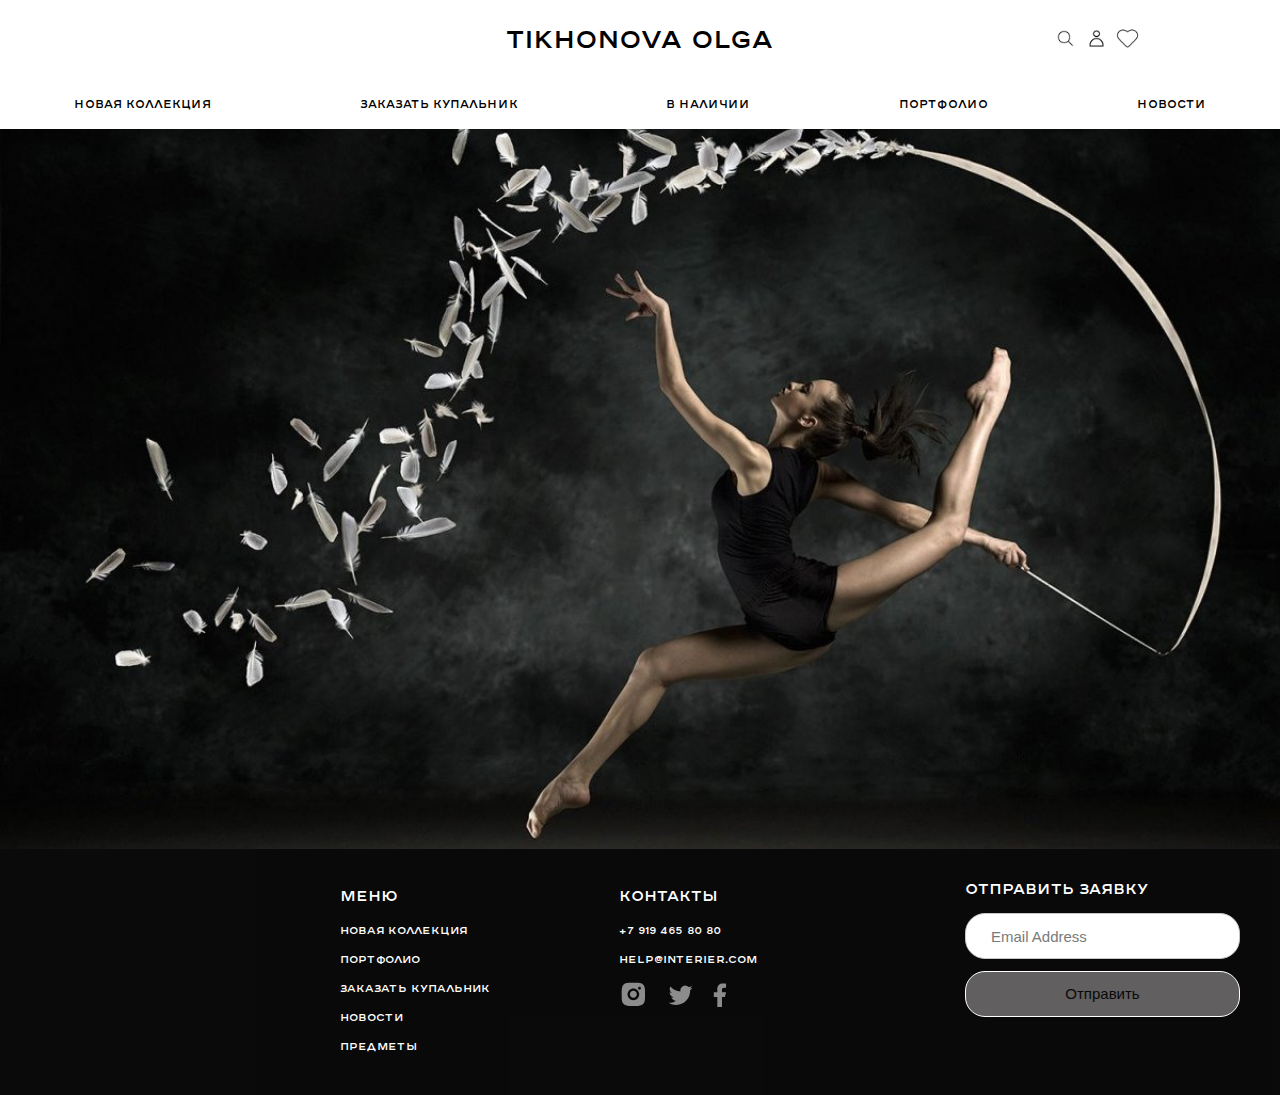
<file: index.html>
<!DOCTYPE html>
<html lang="ru">
  <head>
    <meta charset="UTF-8" />
    <meta http-equiv="X-UA-Compatible" content="IE=edge" />
    <meta name="viewport" content="width=device-width, initial-scale=1.0" />
    <title>Главная страница</title>
    <link rel="preconnect" href="https://fonts.googleapis.com" />
    <link rel="preconnect" href="https://fonts.gstatic.com" crossorigin />
    <link
      href="https://fonts.googleapis.com/css2?family=Montserrat:wght@400;500;600&family=Poppins:wght@600&display=swap"
      rel="stylesheet"
    />

    <link rel="preconnect" href="https://fonts.googleapis.com" />
    <link rel="preconnect" href="https://fonts.gstatic.com" crossorigin />
    <link
      href="https://fonts.googleapis.com/css2?family=Merriweather+Sans:ital,wght@0,500;1,300;1,400&display=swap"
      rel="stylesheet"
    />
    <link href="https://db.onlinewebfonts.com/c/5fd740bac1abfb826fb7e35ae963efc9?family=ABChanel+Corpo+Regular" rel="stylesheet">
    <link rel="stylesheet" href="style.css" />
  </head>

  <body>
    <header class="header">
      <div class="header__logo heder__container">
        <div class="header__container_left">
          <!-- <a href="#"
          ><img
            class="serch__icon"
            src="./img_main/icon-search.png"
            alt="поиск"
            
        /></a>
        <a href="#"
          ><img
            class="serch__icon"
            src="./img_main/icon-user-account.png"
            alt="учетная запись"
        /></a>
        <a href="#"
          ><img
            class="serch__icon"
            src="./img_main/icon-wishlist.png"
            alt="список желаний"
        /></a> -->

        </div>

        <div class="header__container_center">
          <a class="logo" href="index.html">TIKHONOVA OLGA</a>
        </div>
        <div class="header__container_right">
          <a href="#"
            ><img
              class="serch__icon"
              src="./img_main/icon-search.png"
              alt="поиск"
          /></a>
          <a href="#"
            ><img
              class="serch__icon"
              src="./img_main/icon-user-account.png"
              alt="учетная запись"
          /></a>
          <a href="#"
            ><img
              class="serch__icon"
              src="./img_main/icon-wishlist.png"
              alt="список желаний"
          /></a>
        </div>
      </div>

      <div class="nav__container">
        <nav class="nav">
          <a class="menu__link" href="catalog.html">Новая коллекция</a>
          <!-- <a class="menu__link" href="cart.html">Украшения</a> -->
          <a class="menu__link" href="cart.html">Заказать купальник</a>
          <a class="menu__link" href="cart.html">В наличии</a>
          <a class="menu__link" href="cart.html">Портфолио</a>
          <!-- <a class="menu__link" href="cart.html">Предметы</a> -->
          <a class="menu__link" href="cart.html">Новости</a>
        </nav>
      </div>
    </header>

    <div class="top center">
      <div class="top__content">
        <!-- <img class="top__img" src="./img_main/author_img.jpg" alt="автор" />
        <div class="top__img_text">
          Меня зовут Ольга, я ...Lorem ipsum dolor sit amet consectetur,
          adipisicing elit. Nam deleniti adipisci natus omnis molestias
          cupiditate vitae minus, laboriosam ipsam accusantium?
        </div> -->
      </div>
    </div>
  

    <footer class="footer center">
      <!-- <a href="index.html" class="logo logo__footer">
        <img src="./img/footerlogo.svg" alt="логотип"
      /></a> -->
      <a class="logo" href="index.html"></a>
      <div class="footer__content">
        <div class="footer__info">
          <nav class="footer__item">
            <h4 class="footer__head">Меню</h4>
            <a class="footer__link" href="index.html">Новая коллекция</a>
            <a class="footer__link" href="catalog.html">Портфолио</a>
            <a class="footer__link" href="cart.html">заказать купальник</a>
            <a class="footer__link" href="catalog.html">Новости</a>
            <a class="footer__link" href="cart.html">Предметы</a>
          </nav>
          <div class="footer__item">
            <h4 class="footer__head">Контакты</h4>
            <a class="footer__link" href="tel:79088008080">+7 919 465 80 80</a>
            <a class="footer__link" href="mailto:help@interier.com"
              >help@interier.com</a
            >
            <div class="footer__icons">
              <a href="inst.svg"
                ><img
                  class="footer__icons_img"
                  src="./img/inst.svg"
                  alt="инстаграмм"
              /></a>
              <a href="twitter.svg"
                ><img
                  class="footer__icons_img"
                  src="./img/twitter.svg"
                  alt="твит"
              /></a>
              <a href="facebook.svg"
                ><img
                  class="footer__icons_img"
                  src="./img/facebook.svg"
                  alt="фейсбук"
              /></a>
            </div>
          </div>
        </div>

        <form class="footer__form" action="#">
          <p class="form__text">Отправить заявку</p>
          <input
            class="form__email"
            placeholder="Email Address"
            type="email"
            name=""
            id=""
          />
          <button class="form__button">Отправить</button>
        </form>
      </div>
    </footer>
  </body>
</html>
</file>
<file: style.css>
@charset "UTF-8";
* {
  margin: 0;
  padding: 0;
}

body {
  font-family: "ABChanel PB SemiBold S";
  font-weight: 600;
  letter-spacing: normal;
}

a {
  text-decoration: none;
}

.center {
  padding-left: calc(50% - 600px);
  padding-right: calc(50% - 600px);
}

.top {
  height: 720px;
  background-image: url(img_main/footer_background.jpg);
  background-repeat: no-repeat;
  background-position: center;
  background-size: cover;
}
.top__2 {
  height: 320px;
  background-image: url(img_main/header_img.jpg);
  background-repeat: no-repeat;
  background-position: center;
  background-size: cover;
}
.top__content_center {
  padding-top: 60px;
}
.top_catalog {
  height: 400px;
  background-image: url(img/Catalog_back.jpg);
}
.top_cart {
  height: 400px;
  background-image: url(img/cartback.jpg);
}
.top__title {
  font-weight: 600;
  font-size: 64px;
  line-height: 70px;
  margin-top: 64px;
  margin-bottom: 16px;
  color: #ffffff;
  max-width: 792px;
}
.top__text {
  font-size: 24px;
  line-height: 32px;
  margin-bottom: 16px;
  font-weight: 400;
  color: #ffffff;
}
.top__img {
  padding-top: 20px;
  height: 28vh;
  border-radius: 13%;
}
.top__img_text {
  width: 30vw;
  height: 40vh;
}
.top__link {
  font-size: 16px;
  line-height: 24px;
  font-weight: 400;
  text-decoration-line: underline;
  color: #ffffff;
}
.top__link:hover {
  text-decoration-line: none;
}

.header {
  max-height: 128px;
  width: 100vw;
  border-bottom: 0.5px solid rgba(255, 255, 255, 0.8);
  background-color: white;
}
.header__logo {
  display: flex;
  flex-wrap: wrap;
  margin: auto;
  justify-content: space-around;
  align-items: center;
  padding-top: 26px;
}
.header__container {
  width: auto;
  height: auto;
}
.header__container_center {
  width: auto;
  height: auto;
}
.header__container_right {
  width: auto;
  height: auto;
}
.header__container_left {
  width: 86px;
}
.header__input {
  width: 288px;
  height: 41px;
  border: 1px solid #ffffff;
  border-radius: 20px;
  background-color: transparent;
  outline: none;
  font-style: normal;
  font-weight: 400;
  font-size: 16px;
  line-height: 20px;
  color: #ffffff;
  padding-left: 32px;
  padding-right: 32px;
  box-sizing: border-box;
  font-family: inherit;
}
.header__input::-moz-placeholder {
  color: #ffffff;
}
.header__input::placeholder {
  color: #ffffff;
}

.logo {
  font-size: 24px;
  line-height: 20px;
  text-decoration: none;
  font-weight: 800;
  color: black;
}

.logo__header {
  width: 10vh;
  height: 5vh;
}

.menu {
  display: flex;
  gap: 32px;
}
.menu__link {
  font-size: 10.5px;
  line-height: 20px;
  font-weight: 600;
  color: black;
  text-align: left;
  text-transform: uppercase;
  letter-spacing: normal;
  margin-bottom: 6px;
}
.menu__link:hover {
  -webkit-text-decoration: solid underline purple 4px;
          text-decoration: solid underline purple 4px;
}
.menu-mob {
  display: none;
}

.catalog-nav {
  display: flex;
  justify-content: space-between;
  margin-top: 64px;
  margin-bottom: 41px;
  flex-wrap: wrap;
  gap: 10px;
}

.catalog-menu {
  display: flex;
  align-items: center;
  flex-wrap: wrap;
}
.catalog-menu__link {
  font-weight: 400;
  font-size: 16px;
  line-height: 32px;
  color: #000000;
}
.catalog-menu__link:first-child:after {
  content: "/";
  margin-left: 10px;
  margin-right: 10px;
}
.catalog-menu__text:hover {
  text-decoration: underline;
}

.select {
  -webkit-appearance: none;
     -moz-appearance: none;
          appearance: none;
  background-color: transparent;
  font-family: "Montserrat";
  border: 1px solid #c4c4c4;
  border-radius: 20px;
  padding: 11px 75px 10px 14px;
  background: url(img/Polygon\ 1.svg);
  background-repeat: no-repeat;
  background-position: right 15px top 50%, 0 0;
}

.for-box {
  padding-top: 64px;
}

.for {
  margin-top: 32px;
  display: grid;
  gap: 32px;
  grid-template-columns: repeat(12, 1fr);
}
.for__item {
  height: 415px;
  grid-column: span 4;
  font-weight: 600;
  font-size: 34px;
  line-height: 41px;
  display: flex;
  justify-content: center;
  align-items: center;
  color: #ffffff;
  transition: transform 0.7s;
}
.for__item:hover {
  transform: scale(1.05);
  box-shadow: 0 0 5px #c4c4c4;
}
.for__item_big {
  grid-column: span 6;
}
.for__item_1 {
  background-image: url(img/rest.jpg);
}
.for__item_2 {
  background-image: url(img/work.jpg);
}
.for__item_3 {
  background-image: url(img/kitchen.jpg);
}
.for__item_4 {
  background-image: url(img/nursery.jpg);
}
.for__item_5 {
  background-image: url(img/bathroom.jpg);
}

.head {
  font-weight: 600;
  font-size: 48px;
  line-height: 59px;
  color: #000000;
  margin-bottom: 32px;
}

.product-box {
  padding-top: 64px;
}

.product-content {
  margin-top: 32px;
  display: flex;
  -moz-column-gap: 32px;
       column-gap: 32px;
  row-gap: 56px;
  flex-wrap: wrap;
}

.product {
  width: 376px;
  display: flex;
  flex-direction: column;
  justify-content: space-around;
  transition: all 0.5s;
  border-radius: 5%;
}
.product:hover {
  transform: scale(1.05);
  box-shadow: 5px 5px 5px #888888;
  padding-bottom: 5px;
}
.product__img {
  border-radius: 5%;
}
.product__head {
  font-weight: 500;
  font-size: 24px;
  line-height: 29px;
  color: #000000;
  margin-top: 10px;
  margin-bottom: 12px;
}
.product__text {
  font-weight: 400;
  font-size: 14px;
  line-height: 17px;
  color: #888888;
  margin-bottom: 12px;
}
.product__box-price {
  display: flex;
  gap: 32px;
}
.product__price {
  font-weight: 500;
  font-size: 24px;
  line-height: 29px;
  color: #050505;
}
.product__price_sale {
  text-decoration-line: line-through;
  color: #888888;
}

.box-link {
  padding-top: 39px;
  padding-bottom: 64px;
}

.link-go {
  font-weight: 400;
  font-size: 16px;
  line-height: 24px;
  text-decoration-line: underline;
  color: #000000;
  transition: font-size 0.7s;
}
.link-go:hover {
  text-decoration-line: none;
}

.footer {
  /*height: 207px;*/
  background-repeat: no-repeat;
  background-position: center;
  background-size: cover;
  padding-top: 32px;
  padding-bottom: 40px;
  display: flex;
  flex-wrap: wrap;
  justify-content: space-between;
  opacity: 0.96;
  background-color: #000000;
}

.footer__content {
  width: 900px;
  display: flex;
  flex-wrap: wrap;
  justify-content: space-between;
}

.footer__info {
  display: flex;
  /* flex-wrap: wrap; */
  /* justify-content: space-between; */
  gap: 129px;
}

.footer__item {
  display: flex;
  flex-direction: column;
  gap: 12px;
}

.footer__head {
  font-weight: 500;
  font-size: 14px;
  line-height: 29px;
  color: white;
  /*margin-bottom: 12px;*/
}

.footer__link {
  font-weight: 100;
  font-size: 10px;
  line-height: 17px;
  color: white;
  text-decoration: none;
}

.footer__link:hover {
  text-decoration: underline;
  color: wheat;
}

.footer__icons {
  display: flex;
  flex-direction: row;
  align-items: center;
  gap: 20px;
  transition: all 0.7s;
}

.footer__icons_img:hover {
  transform: scale(1.2);
}

.footer__form {
  display: flex;
  flex-direction: column;
}

.form__text {
  font-size: 14px;
  line-height: 16px;
  color: white;
  margin-bottom: 16px;
}

.form__email {
  height: 46px;
  width: 275px;
  background: #ffffff;
  border: 1px solid #c4c4c4;
  box-sizing: border-box;
  border-radius: 20px;
  font-style: normal;
  font-weight: normal;
  font-size: 15px;
  line-height: 18px;
  padding-left: 25px;
  padding-right: 25px;
  color: #c4c4c4;
  margin-bottom: 12px;
}

.form__button {
  background: rgba(222, 215, 215, 0.41);
  border: 1px solid #ffffff;
  box-sizing: border-box;
  border-radius: 20px;
  width: 275px;
  height: 46px;
  font-size: 15px;
  line-height: 18px;
  color: #000000;
  transition: all 0.7s;
}

.form__button:hover {
  background: #000000;
  color: #ffffff;
}

.menu {
  display: none;
}
.menu-mob {
  display: flex;
  align-items: center;
  gap: 32px;
}

.serch__icon {
  width: 25px;
  height: 25px;
}

.nav__container {
  height: 9vh;
  width: 100vw;
}

.nav {
  display: flex;
  flex-direction: row;
  flex-wrap: wrap;
  justify-content: space-around;
  width: 100vw;
  height: 64px;
  align-content: flex-end;
}

/*подключение стилей корзины*/
@keyframes myAnim {
  0% {
    animation-timing-function: ease-out;
    transform: scale(1);
    transform-origin: center center;
  }
  10% {
    animation-timing-function: ease-in;
    transform: scale(0.91);
  }
  17% {
    animation-timing-function: ease-out;
    transform: scale(0.98);
  }
  33% {
    animation-timing-function: ease-in;
    transform: scale(0.87);
  }
  45% {
    animation-timing-function: ease-out;
    transform: scale(1);
  }
}
.cart {
  display: grid;
  grid-template-columns: repeat(12, 1fr);
  gap: 32px;
  margin-top: 64px;
}
.cart__name-box {
  display: flex;
  flex-direction: row;
  justify-content: space-between;
  padding-bottom: 14px;
}
.cart__item {
  border-top: 0.5px solid #CACDD8;
  padding-top: 25px;
  padding-bottom: 32px;
  display: flex;
  justify-content: space-between;
  align-items: flex-start;
}
.cart__form {
  background: #F7F6F6;
  border-radius: 20px;
  height: 556px;
  grid-column: span 4;
}
.cart__content {
  grid-column: span 8;
}
.cart__left {
  display: flex;
  gap: 32px;
}
.cart__info {
  width: 276px;
  display: flex;
  flex-direction: column;
  gap: 14px;
}
.cart__link-box {
  display: flex;
  gap: 30px;
}
.cart__link {
  font-family: "Montserrat";
  font-weight: 400;
  font-size: 14px;
  line-height: 210%;
  text-decoration-line: underline;
  color: #000000;
}
.cart__price {
  font-weight: 500;
  font-size: 16px;
  line-height: 20px;
  color: #050505;
}
.cart__item-name {
  font-weight: 500;
  font-size: 24px;
  line-height: 29px;
  color: #000000;
}
.cart__item-description {
  font-family: "Montserrat";
  font-style: normal;
  font-weight: 400;
  font-size: 14px;
  line-height: 17px;
  color: #888888;
}
.cart__number {
  width: 71px;
  height: 51px;
  background: #F7F6F6;
  border-radius: 6px;
  outline: none;
  border: none;
  font-weight: 600;
  font-size: 14px;
  line-height: 210%;
  color: #000000;
  text-align: center;
  padding-left: 16px;
  padding-right: 16px;
  box-sizing: border-box;
}
.cart__button-box {
  display: flex;
  gap: 7px;
  margin-top: 18px;
}
.cart__button {
  width: 200px;
  height: 37px;
  display: block;
  font-weight: 400;
  font-size: 14px;
  line-height: 17px;
  color: #020202;
  display: flex;
  align-items: center;
  justify-content: center;
  border: 1px solid #000000;
  border-radius: 50px;
  color: #020202;
  transition: all 0.7s;
}
.cart__button:hover {
  text-decoration-line: underline;
  background: #000000;
  color: #FFFFFF;
}
.cart__button_form {
  align-self: center;
  width: 280px;
  margin-top: -40px;
  animation: myAnim 10s cubic-bezier(0.11, 0, 0.5, 0) 0s normal forwards;
}

.form {
  padding-top: 42px;
  padding-left: 28px;
  padding-right: 28px;
}
.form__heading {
  font-weight: 600;
  font-size: 24px;
  line-height: 36px;
  color: #000000;
  text-align: center;
}
.form__box {
  padding-top: 35px;
  display: flex;
  flex-direction: column;
  gap: 41px;
}
.form__item {
  outline: none;
  padding-bottom: 3px;
  border: none;
  border-bottom: 1px solid #CACDD8;
  background: #F7F6F6;
  font-family: "Montserrat";
  font-style: normal;
  font-weight: 400;
  font-size: 14px;
  line-height: 17px;
  color: #000000;
}
.form__item::-moz-placeholder {
  color: #000000;
}
.form__item::placeholder {
  color: #000000;
}
.form__result {
  font-weight: 400;
  font-size: 24px;
  line-height: 29px;
  text-align: center;
  color: #000000;
  margin-top: 23px;
  margin-bottom: 18px;
}

@media (max-width: 1024px) {
  .center {
    padding-left: calc(50% - 393px);
    padding-right: calc(50% - 393px);
  }
  .for__item {
    height: 268px;
  }
  .product-content {
    -moz-column-gap: 29px;
         column-gap: 29px;
    row-gap: 39px;
  }
  .logo__footer {
    display: none;
  }
  .cart {
    display: grid;
    grid-template-columns: repeat(8, 1fr);
    gap: 32px;
    margin-top: 64px;
    row-gap: 64px;
  }
  .cart__button-tablet {
    width: 200px;
    height: 37px;
    display: block;
    font-weight: 400;
    font-size: 14px;
    line-height: 17px;
    display: flex;
    align-items: center;
    justify-content: center;
    border: 1px solid #000000;
    border-radius: 50px;
  }
}
@media (min-width: 768px) and (max-width: 833px) {
  .center {
    padding-left: 24px;
    padding-right: 24px;
  }
  .product {
    width: 345px;
  }
}
@media (max-width: 767px) {
  .center {
    padding-left: 16px;
    padding-right: 16px;
  }
  .header {
    padding-top: 32px;
    border-bottom: none;
  }
  .header__input {
    display: none;
  }
  .logo__header {
    width: 99px;
  }
  .menu {
    display: none;
  }
  .menu-mob {
    display: flex;
    align-items: center;
    gap: 32px;
  }
  .menu__link {
    font-size: 8px;
  }
  .catalog_nav_menu__link {
    font-weight: 400;
    font-size: 14px;
    line-height: 32px;
  }
  .catalog_nav {
    display: flex;
    margin-top: 32px;
    flex-direction: column;
    align-items: flex-start;
    gap: 16px;
  }
  .select {
    padding: 11px 75px 10px 14px;
    font-weight: 400;
    font-size: 14px;
    line-height: 17px;
  }
  .cart {
    row-gap: 40px;
  }
  .cart__name-box {
    display: none;
  }
  .cart__img {
    display: none;
  }
  .cart__item-name {
    font-weight: 500;
    font-size: 18px;
    line-height: 22px;
  }
  .cart__item-description {
    font-weight: 400;
    font-size: 12px;
    line-height: 15px;
  }
  .cart__price {
    font-weight: 500;
    font-size: 12px;
    line-height: 15px;
  }
  .cart__link {
    font-weight: 400;
    font-size: 14px;
    line-height: 210%;
  }
  .cart__form {
    grid-column: span 8;
  }
  .cart__button {
    width: 163px;
    font-weight: 400;
    font-size: 12px;
    line-height: 15px;
  }
  .cart__button-box {
    margin-top: 0px;
  }
  .cart__heading {
    font-weight: 600;
    font-size: 24px;
    line-height: 36px;
  }
  .cart__item {
    font-weight: 400;
    font-size: 14px;
    line-height: 17px;
  }
  .cart__result {
    font-weight: 400;
    font-size: 24px;
    line-height: 29px;
  }
  .cart__button_form {
    width: 290px;
    font-weight: 400;
    font-size: 16px;
    line-height: 20px;
  }
  .top__content {
    display: flex;
    flex-direction: column;
    align-items: center;
  }
  .top__content_center {
    padding-top: 0px;
  }
  .top__text {
    font-weight: 400;
    font-size: 16px;
    line-height: 32px;
    text-align: center;
  }
  .top__link {
    font-weight: 400;
    font-size: 14px;
    line-height: 24px;
  }
  .top__title {
    font-weight: 600;
    font-size: 48px;
    line-height: 59px;
    text-align: center;
  }
  .for {
    grid-template-columns: repeat(4, 1fr);
    gap: 16px;
  }
  .for__item {
    grid-column: 1/-1;
    height: 375px;
    font-size: 28px;
    line-height: 34px;
  }
  .for__item_big {
    height: 244px;
  }
  .for-box {
    padding-top: 32px;
  }
  .head {
    font-size: 24px;
    line-height: 29px;
  }
  .head_mob {
    display: none;
  }
  .product {
    max-width: 343px;
  }
  .product__box {
    padding-top: 32px;
    padding-bottom: 0px;
  }
  .product-content {
    row-gap: 32px;
    -moz-column-gap: 16px;
         column-gap: 16px;
    margin-top: 0px;
  }
  .product__head {
    font-size: 18px;
    line-height: 22px;
  }
  .product__text {
    font-size: 14px;
    line-height: 17px;
  }
  .product__price {
    font-size: 18px;
    line-height: 22px;
  }
  .product__sale {
    font-size: 18px;
    line-height: 22px;
    text-decoration-line: line-through;
  }
  .product__img {
    align-items: center;
    max-width: 376px;
  }
  .box-link {
    padding-top: 36px;
    padding-bottom: 32px;
  }
  .footer__content {
    justify-content: center;
    gap: 32px;
  }
  .footer__info {
    gap: 100px;
  }
}
@font-face {
  font-family: "ABChanel PB SemiBold S";
  src: url("./Fonts/ABChanel PB SemiBold S.ttf") format("truetype");
  font-style: Regular;
  font-weight: normal;
}/*# sourceMappingURL=style.css.map */
</file>
